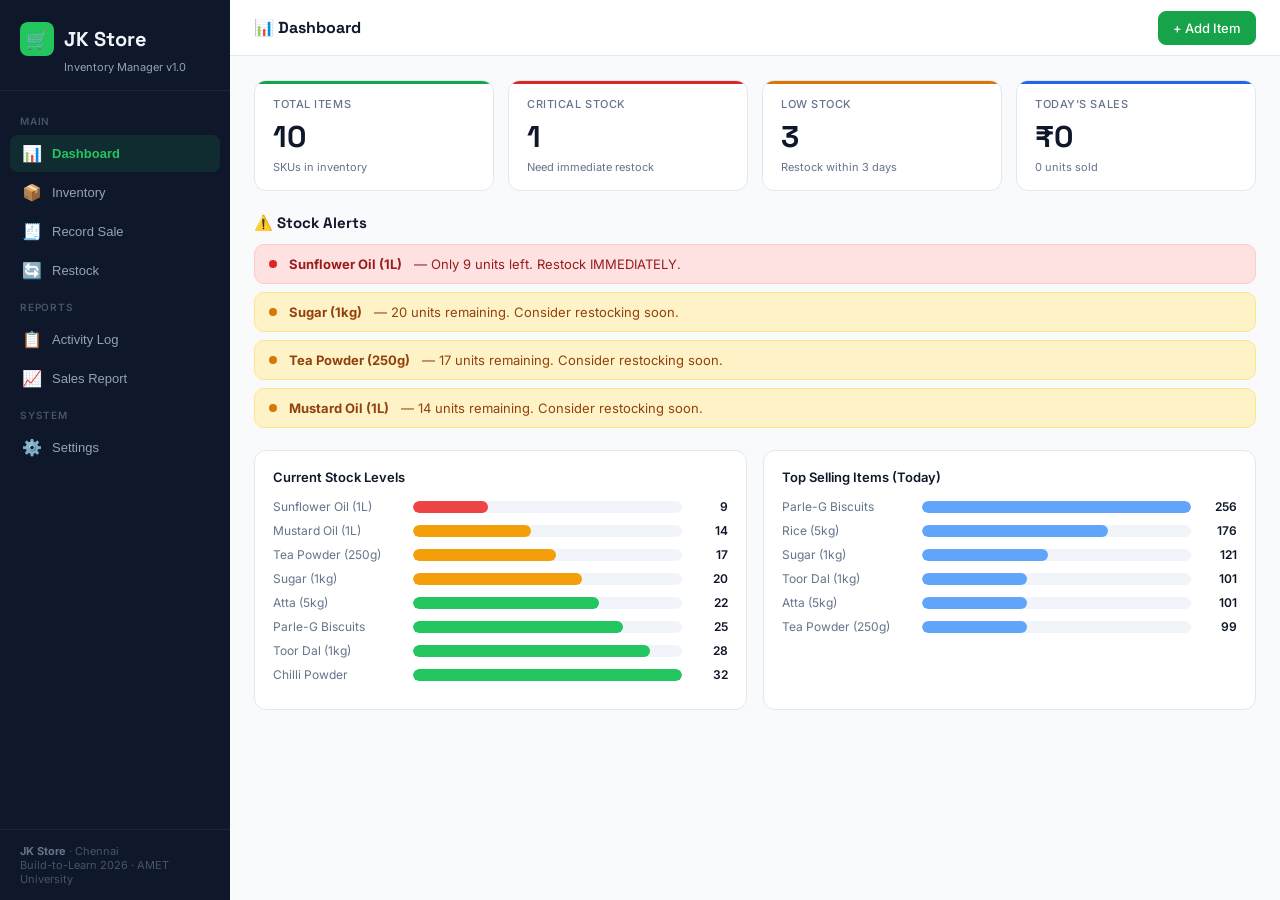
<file: index.html>
<!DOCTYPE html>
<html lang="en">
<head>
<meta charset="UTF-8">
<meta name="viewport" content="width=device-width, initial-scale=1.0">
<title>JK Store — Inventory Manager</title>
<link href="https://fonts.googleapis.com/css2?family=Inter:wght@400;500;600;700&family=Space+Grotesk:wght@500;700&display=swap" rel="stylesheet">
<link rel="stylesheet" href="style.css">
</head>
<body>

<!-- ═══ SIDEBAR ═══ -->
<nav id="sidebar">
  <div class="sb-header">
    <div class="sb-logo">
      <div class="sb-logo-icon">🛒</div>
      JK Store
    </div>
    <div class="sb-tagline">Inventory Manager v1.0</div>
  </div>
  <div class="sb-nav">
    <div class="sb-label">Main</div>
    <button class="sb-item active" onclick="navigate('dashboard', this)">
      <span class="icon">📊</span> Dashboard
    </button>
    <button class="sb-item" onclick="navigate('inventory', this)">
      <span class="icon">📦</span> Inventory
    </button>
    <button class="sb-item" onclick="navigate('add-sale', this)">
      <span class="icon">🧾</span> Record Sale
    </button>
    <button class="sb-item" onclick="navigate('restock', this)">
      <span class="icon">🔄</span> Restock
    </button>
    <div class="sb-label">Reports</div>
    <button class="sb-item" onclick="navigate('log', this)">
      <span class="icon">📋</span> Activity Log
    </button>
    <button class="sb-item" onclick="navigate('reports', this)">
      <span class="icon">📈</span> Sales Report
    </button>
    <div class="sb-label">System</div>
    <button class="sb-item" onclick="navigate('settings', this)">
      <span class="icon">⚙️</span> Settings
    </button>
  </div>
  <div class="sb-footer">
    <strong>JK Store</strong> · Chennai<br>
    Build-to-Learn 2026 · AMET University
  </div>
</nav>

<!-- ═══ MAIN ═══ -->
<div id="main">
  <div class="topbar">
    <div class="topbar-title" id="topbar-title">📊 Dashboard</div>
    <div class="topbar-right">
      <button class="btn btn-primary" onclick="openAddItem()">+ Add Item</button>
    </div>
  </div>
  <div id="content">

    <!-- ─── DASHBOARD ─── -->
    <div class="page active" id="page-dashboard">
      <div class="kpi-grid">
        <div class="kpi green">
          <div class="kpi-label">Total Items</div>
          <div class="kpi-val" id="kpi-total">0</div>
          <div class="kpi-sub">SKUs in inventory</div>
        </div>
        <div class="kpi red">
          <div class="kpi-label">Critical Stock</div>
          <div class="kpi-val" id="kpi-critical">0</div>
          <div class="kpi-sub">Need immediate restock</div>
        </div>
        <div class="kpi amber">
          <div class="kpi-label">Low Stock</div>
          <div class="kpi-val" id="kpi-low">0</div>
          <div class="kpi-sub">Restock within 3 days</div>
        </div>
        <div class="kpi blue">
          <div class="kpi-label">Today's Sales</div>
          <div class="kpi-val" id="kpi-sales">₹0</div>
          <div class="kpi-sub" id="kpi-sales-units">0 units sold</div>
        </div>
      </div>

      <div class="section-head">
        <div class="section-title">⚠️ Stock Alerts</div>
      </div>
      <div class="alert-list" id="alert-list"></div>

      <div class="two-col-grid">
        <div class="chart-card">
          <div class="chart-title">Current Stock Levels</div>
          <div id="stock-bars"></div>
        </div>
        <div class="chart-card">
          <div class="chart-title">Top Selling Items (Today)</div>
          <div id="top-sellers"></div>
        </div>
      </div>
    </div>

    <!-- ─── INVENTORY ─── -->
    <div class="page" id="page-inventory">
      <div class="section-head" style="margin-bottom:14px">
        <div style="display:flex;gap:8px;flex-wrap:wrap" id="cat-filters">
          <span class="cat-pill active" onclick="filterCat('All',this)">All</span>
          <span class="cat-pill" onclick="filterCat('Grains',this)">Grains</span>
          <span class="cat-pill" onclick="filterCat('Oils',this)">Oils</span>
          <span class="cat-pill" onclick="filterCat('Spices',this)">Spices</span>
          <span class="cat-pill" onclick="filterCat('Snacks',this)">Snacks</span>
          <span class="cat-pill" onclick="filterCat('Dairy',this)">Dairy</span>
          <span class="cat-pill" onclick="filterCat('Other',this)">Other</span>
        </div>
        <div class="search-wrap">
          <span class="search-icon">🔍</span>
          <input class="search-input" type="text" placeholder="Search items…" oninput="searchInventory(this.value)">
        </div>
      </div>
      <div class="table-wrap">
        <table>
          <thead>
            <tr>
              <th>Item Name</th>
              <th>Category</th>
              <th>Price (₹)</th>
              <th>Stock</th>
              <th>Status</th>
              <th>Actions</th>
            </tr>
          </thead>
          <tbody id="inv-table-body"></tbody>
        </table>
      </div>
    </div>

    <!-- ─── RECORD SALE ─── -->
    <div class="page" id="page-add-sale">
      <div style="max-width:520px">
        <div class="chart-card">
          <div class="chart-title">Record a Sale</div>
          <div class="form-group">
            <label class="form-label">Select Item</label>
            <select class="form-input" id="sale-item" onchange="updateSaleInfo()">
              <option value="">— Choose an item —</option>
            </select>
          </div>
          <div id="sale-info" style="display:none;background:#F0FDF4;border:1px solid #BBF7D0;border-radius:8px;padding:10px 14px;font-size:13px;color:#166534;margin-bottom:14px">
            In stock: <strong id="sale-stock-val">0</strong> units &nbsp;·&nbsp; Price: ₹<strong id="sale-price-val">0</strong>
          </div>
          <div class="form-row">
            <div class="form-group">
              <label class="form-label">Quantity Sold</label>
              <input class="form-input" type="number" id="sale-qty" min="1" value="1" oninput="calcSaleTotal()">
            </div>
            <div class="form-group">
              <label class="form-label">Total (₹)</label>
              <input class="form-input" type="text" id="sale-total" readonly style="background:#F8FAFC;font-weight:600">
            </div>
          </div>
          <div class="form-group">
            <label class="form-label">Date</label>
            <input class="form-input" type="date" id="sale-date">
          </div>
          <div class="form-group">
            <label class="form-label">Customer / Note (optional)</label>
            <input class="form-input" type="text" id="sale-note" placeholder="Walk-in, wholesale, etc.">
          </div>
          <button class="btn btn-primary" style="width:100%;padding:11px" onclick="recordSale()">✅ Record Sale</button>
        </div>
      </div>
    </div>

    <!-- ─── RESTOCK ─── -->
    <div class="page" id="page-restock">
      <div style="margin-bottom:16px;font-size:13px;color:var(--muted)">
        Items below need restocking. Enter the quantity you're adding and click Restock.
      </div>
      <div class="table-wrap">
        <table>
          <thead>
            <tr>
              <th>Item</th>
              <th>Current Stock</th>
              <th>Status</th>
              <th>Add Quantity</th>
              <th>Action</th>
            </tr>
          </thead>
          <tbody id="restock-table"></tbody>
        </table>
      </div>
    </div>

    <!-- ─── LOG ─── -->
    <div class="page" id="page-log">
      <div class="chart-card" style="max-width:640px">
        <div class="chart-title">Activity Log</div>
        <div id="log-list"></div>
      </div>
    </div>

    <!-- ─── REPORTS ─── -->
    <div class="page" id="page-reports">
      <div class="kpi-grid" style="grid-template-columns:repeat(3,1fr)">
        <div class="kpi green">
          <div class="kpi-label">Total Revenue</div>
          <div class="kpi-val" id="rep-revenue">₹0</div>
          <div class="kpi-sub">All time</div>
        </div>
        <div class="kpi blue">
          <div class="kpi-label">Total Units Sold</div>
          <div class="kpi-val" id="rep-units">0</div>
          <div class="kpi-sub">All time</div>
        </div>
        <div class="kpi amber">
          <div class="kpi-label">Total Transactions</div>
          <div class="kpi-val" id="rep-txns">0</div>
          <div class="kpi-sub">Recorded sales</div>
        </div>
      </div>
      <div class="chart-card">
        <div class="chart-title">Sales by Item (All Time)</div>
        <div id="report-bars"></div>
      </div>
    </div>

    <!-- ─── SETTINGS ─── -->
    <div class="page" id="page-settings">
      <div class="chart-card" style="max-width:520px">
        <div class="chart-title">Store Settings</div>
        <div class="setting-row">
          <div>
            <div class="setting-label">Store Name</div>
            <div class="setting-desc">Shown on all pages and reports</div>
          </div>
          <input class="form-input" type="text" value="JK Store" style="width:160px">
        </div>
        <div class="setting-row">
          <div>
            <div class="setting-label">Low Stock Threshold</div>
            <div class="setting-desc">Alert when stock falls below this</div>
          </div>
          <input class="form-input" type="number" value="20" style="width:80px">
        </div>
        <div class="setting-row">
          <div>
            <div class="setting-label">Critical Stock Threshold</div>
            <div class="setting-desc">Red alert below this level</div>
          </div>
          <input class="form-input" type="number" value="10" style="width:80px">
        </div>
        <div class="setting-row">
          <div>
            <div class="setting-label">Low Stock Alerts</div>
            <div class="setting-desc">Show alerts on dashboard</div>
          </div>
          <button class="toggle on" onclick="this.classList.toggle('on')"></button>
        </div>
        <div class="setting-row">
          <div>
            <div class="setting-label">Auto-log Restocks</div>
            <div class="setting-desc">Add restock events to activity log</div>
          </div>
          <button class="toggle on" onclick="this.classList.toggle('on')"></button>
        </div>
        <div style="margin-top:18px;display:flex;gap:10px">
          <button class="btn btn-primary" onclick="showToast('✅ Settings saved!')">Save Settings</button>
          <button class="btn btn-danger" onclick="if(confirm('Reset ALL data? This cannot be undone.')) { localStorage.removeItem('jkstore'); location.reload(); }">Reset Data</button>
        </div>
      </div>
    </div>

  </div><!-- /content -->
</div><!-- /main -->

<!-- ═══ ADD ITEM MODAL ═══ -->
<div class="modal-backdrop" id="modal-add">
  <div class="modal">
    <div class="modal-title">Add New Item</div>
    <div class="form-group">
      <label class="form-label">Item Name</label>
      <input class="form-input" type="text" id="new-name" placeholder="e.g. Toor Dal (1kg)">
    </div>
    <div class="form-row">
      <div class="form-group">
        <label class="form-label">Category</label>
        <select class="form-input" id="new-cat">
          <option>Grains</option><option>Oils</option><option>Spices</option>
          <option>Snacks</option><option>Dairy</option><option>Other</option>
        </select>
      </div>
      <div class="form-group">
        <label class="form-label">Price per unit (₹)</label>
        <input class="form-input" type="number" id="new-price" min="0" placeholder="0">
      </div>
    </div>
    <div class="form-row">
      <div class="form-group">
        <label class="form-label">Opening Stock</label>
        <input class="form-input" type="number" id="new-stock" min="0" placeholder="0">
      </div>
      <div class="form-group">
        <label class="form-label">Unit</label>
        <select class="form-input" id="new-unit">
          <option>kg</option><option>g</option><option>L</option><option>ml</option>
          <option>pcs</option><option>packet</option><option>bottle</option>
        </select>
      </div>
    </div>
    <div class="modal-footer">
      <button class="btn" onclick="closeModal()">Cancel</button>
      <button class="btn btn-primary" onclick="addItem()">Add Item</button>
    </div>
  </div>
</div>

<!-- ═══ EDIT ITEM MODAL ═══ -->
<div class="modal-backdrop" id="modal-edit">
  <div class="modal">
    <div class="modal-title">Edit Item</div>
    <input type="hidden" id="edit-id">
    <div class="form-group">
      <label class="form-label">Item Name</label>
      <input class="form-input" type="text" id="edit-name">
    </div>
    <div class="form-row">
      <div class="form-group">
        <label class="form-label">Category</label>
        <select class="form-input" id="edit-cat">
          <option>Grains</option><option>Oils</option><option>Spices</option>
          <option>Snacks</option><option>Dairy</option><option>Other</option>
        </select>
      </div>
      <div class="form-group">
        <label class="form-label">Price (₹)</label>
        <input class="form-input" type="number" id="edit-price" min="0">
      </div>
    </div>
    <div class="form-row">
      <div class="form-group">
        <label class="form-label">Current Stock</label>
        <input class="form-input" type="number" id="edit-stock" min="0">
      </div>
      <div class="form-group">
        <label class="form-label">Unit</label>
        <select class="form-input" id="edit-unit">
          <option>kg</option><option>g</option><option>L</option><option>ml</option>
          <option>pcs</option><option>packet</option><option>bottle</option>
        </select>
      </div>
    </div>
    <div class="modal-footer">
      <button class="btn btn-danger" onclick="deleteItem()">Delete</button>
      <button class="btn" onclick="closeModal('modal-edit')">Cancel</button>
      <button class="btn btn-primary" onclick="saveEdit()">Save Changes</button>
    </div>
  </div>
</div>

<!-- ═══ TOAST ═══ -->
<div id="toast"></div>
<script src="script.js"></script>
</body>
</html>
</file>
<file: style.css>
:root {
    --green:   #16A34A;
    --green-lt:#DCFCE7;
    --green-dk:#14532D;
    --amber:   #D97706;
    --amber-lt:#FEF3C7;
    --red:     #DC2626;
    --red-lt:  #FEE2E2;
    --blue:    #2563EB;
    --blue-lt: #DBEAFE;
    --bg:      #F8FAFC;
    --surface: #FFFFFF;
    --border:  #E2E8F0;
    --text:    #0F172A;
    --muted:   #64748B;
    --sidebar-bg: #0F172A;
    --sidebar-text: #94A3B8;
    --sidebar-active: #22C55E;
  }
  *, *::before, *::after { box-sizing: border-box; margin: 0; padding: 0; }
  body { font-family: 'Inter', sans-serif; background: var(--bg); color: var(--text); display: flex; height: 100vh; overflow: hidden; }

  /* ── Sidebar ── */
  #sidebar {
    width: 230px; min-width: 230px; background: var(--sidebar-bg);
    display: flex; flex-direction: column; padding: 0; overflow: hidden;
  }
  .sb-header {
    padding: 22px 20px 16px;
    border-bottom: 1px solid rgba(255,255,255,.06);
  }
  .sb-logo {
    font-family: 'Space Grotesk', sans-serif;
    font-size: 20px; font-weight: 700; color: #F1F5F9;
    display: flex; align-items: center; gap: 10px;
  }
  .sb-logo-icon {
    width: 34px; height: 34px; background: var(--sidebar-active);
    border-radius: 8px; display: flex; align-items: center; justify-content: center;
    font-size: 18px;
  }
  .sb-tagline { font-size: 11px; color: var(--sidebar-text); margin-top: 4px; margin-left: 44px; }
  .sb-nav { flex: 1; padding: 14px 10px; display: flex; flex-direction: column; gap: 2px; }
  .sb-label { font-size: 10px; font-weight: 600; color: #475569; letter-spacing: .08em; text-transform: uppercase; padding: 10px 10px 6px; }
  .sb-item {
    display: flex; align-items: center; gap: 10px; padding: 9px 12px;
    border-radius: 8px; font-size: 13px; color: var(--sidebar-text);
    cursor: pointer; transition: all .15s; border: none; background: none; width: 100%; text-align: left;
  }
  .sb-item:hover { background: rgba(255,255,255,.06); color: #E2E8F0; }
  .sb-item.active { background: rgba(34,197,94,.12); color: var(--sidebar-active); font-weight: 600; }
  .sb-item .icon { font-size: 16px; width: 20px; text-align: center; }
  .sb-footer { padding: 14px 20px; border-top: 1px solid rgba(255,255,255,.06); font-size: 11px; color: #475569; }
  .sb-footer strong { color: #64748B; }

  /* ── Main area ── */
  #main { flex: 1; display: flex; flex-direction: column; overflow: hidden; }
  .topbar {
    height: 56px; background: var(--surface); border-bottom: 1px solid var(--border);
    display: flex; align-items: center; justify-content: space-between; padding: 0 24px;
    flex-shrink: 0;
  }
  .topbar-title { font-family: 'Space Grotesk', sans-serif; font-size: 16px; font-weight: 700; color: var(--text); }
  .topbar-right { display: flex; align-items: center; gap: 10px; }
  .btn {
    padding: 8px 14px; border-radius: 8px; font-size: 13px; font-weight: 500;
    cursor: pointer; border: 1px solid var(--border); background: var(--surface);
    color: var(--text); transition: all .15s; font-family: 'Inter', sans-serif;
  }
  .btn:hover { background: var(--bg); }
  .btn-primary { background: var(--green); color: white; border-color: var(--green); }
  .btn-primary:hover { background: #15803D; border-color: #15803D; }
  .btn-danger { background: var(--red-lt); color: var(--red); border-color: #FECACA; }
  .btn-danger:hover { background: #FEE2E2; }

  #content { flex: 1; overflow-y: auto; padding: 24px; }

  /* ── Cards & KPIs ── */
  .kpi-grid { display: grid; grid-template-columns: repeat(4, 1fr); gap: 14px; margin-bottom: 22px; }
  .kpi {
    background: var(--surface); border: 1px solid var(--border); border-radius: 12px;
    padding: 16px 18px; position: relative; overflow: hidden;
  }
  .kpi::before { content: ''; position: absolute; top: 0; left: 0; right: 0; height: 3px; }
  .kpi.green::before { background: var(--green); }
  .kpi.red::before   { background: var(--red); }
  .kpi.amber::before { background: var(--amber); }
  .kpi.blue::before  { background: var(--blue); }
  .kpi-label { font-size: 11px; color: var(--muted); font-weight: 500; margin-bottom: 6px; text-transform: uppercase; letter-spacing: .05em; }
  .kpi-val   { font-size: 30px; font-weight: 700; font-family: 'Space Grotesk', sans-serif; color: var(--text); }
  .kpi-sub   { font-size: 11px; color: var(--muted); margin-top: 4px; }

  .section-head {
    display: flex; align-items: center; justify-content: space-between;
    margin-bottom: 12px;
  }
  .section-title { font-family: 'Space Grotesk', sans-serif; font-size: 15px; font-weight: 700; color: var(--text); }

  /* ── Alerts ── */
  .alert-list { display: flex; flex-direction: column; gap: 8px; margin-bottom: 22px; }
  .alert {
    display: flex; align-items: center; gap: 12px; padding: 11px 14px;
    border-radius: 10px; font-size: 13px; border: 1px solid;
  }
  .alert.red    { background: var(--red-lt);   color: #991B1B; border-color: #FECACA; }
  .alert.amber  { background: var(--amber-lt); color: #92400E; border-color: #FDE68A; }
  .alert.green  { background: var(--green-lt); color: #166534; border-color: #BBF7D0; }
  .alert-dot { width: 8px; height: 8px; border-radius: 50%; flex-shrink: 0; }
  .alert.red   .alert-dot { background: var(--red); }
  .alert.amber .alert-dot { background: var(--amber); }
  .alert.green .alert-dot { background: var(--green); }

  /* ── Table ── */
  .table-wrap { background: var(--surface); border: 1px solid var(--border); border-radius: 12px; overflow: hidden; margin-bottom: 22px; }
  table { width: 100%; border-collapse: collapse; font-size: 13px; }
  thead tr { background: #F8FAFC; }
  th { padding: 11px 14px; text-align: left; font-size: 11px; font-weight: 600; color: var(--muted); text-transform: uppercase; letter-spacing: .05em; border-bottom: 1px solid var(--border); }
  td { padding: 12px 14px; border-bottom: 1px solid #F1F5F9; color: var(--text); }
  tr:last-child td { border-bottom: none; }
  tr:hover td { background: #FAFAFA; }
  .badge {
    display: inline-flex; align-items: center; gap: 4px; padding: 3px 9px;
    border-radius: 99px; font-size: 11px; font-weight: 600;
  }
  .badge.red    { background: var(--red-lt);   color: #991B1B; }
  .badge.amber  { background: var(--amber-lt); color: #92400E; }
  .badge.green  { background: var(--green-lt); color: #166534; }
  .badge.blue   { background: var(--blue-lt);  color: #1E40AF; }

  /* ── Stock bar ── */
  .stock-bar-wrap { display: flex; align-items: center; gap: 8px; }
  .stock-bar-bg { width: 80px; height: 8px; background: #F1F5F9; border-radius: 4px; overflow: hidden; }
  .stock-bar-fill { height: 100%; border-radius: 4px; }

  /* ── Modal ── */
  .modal-backdrop {
    display: none; position: fixed; inset: 0; background: rgba(0,0,0,.45);
    z-index: 100; align-items: center; justify-content: center;
  }
  .modal-backdrop.show { display: flex; }
  .modal {
    background: var(--surface); border-radius: 16px; padding: 28px; width: 440px;
    max-width: 95vw; box-shadow: 0 20px 60px rgba(0,0,0,.2); max-height: 85vh; overflow-y: auto;
  }
  .modal-title { font-family: 'Space Grotesk', sans-serif; font-size: 17px; font-weight: 700; margin-bottom: 20px; }
  .form-group { margin-bottom: 14px; }
  .form-label { font-size: 12px; font-weight: 600; color: var(--muted); display: block; margin-bottom: 5px; text-transform: uppercase; letter-spacing: .04em; }
  .form-input {
    width: 100%; padding: 9px 12px; border: 1px solid var(--border); border-radius: 8px;
    font-size: 14px; font-family: 'Inter', sans-serif; color: var(--text);
    background: var(--surface); transition: border .15s;
  }
  .form-input:focus { outline: none; border-color: var(--green); box-shadow: 0 0 0 3px rgba(22,163,74,.1); }
  .form-row { display: grid; grid-template-columns: 1fr 1fr; gap: 12px; }
  .modal-footer { display: flex; gap: 10px; justify-content: flex-end; margin-top: 20px; }

  /* ── Toast ── */
  #toast {
    position: fixed; bottom: 24px; right: 24px; background: #0F172A;
    color: white; padding: 12px 18px; border-radius: 10px; font-size: 13px;
    transform: translateY(80px); opacity: 0; transition: all .3s; z-index: 200;
    display: flex; align-items: center; gap: 8px;
  }
  #toast.show { transform: translateY(0); opacity: 1; }

  /* ── Search bar ── */
  .search-wrap { position: relative; }
  .search-input {
    padding: 8px 12px 8px 34px; border: 1px solid var(--border); border-radius: 8px;
    font-size: 13px; width: 220px; font-family: 'Inter', sans-serif;
    background: var(--surface); color: var(--text);
  }
  .search-input:focus { outline: none; border-color: var(--green); }
  .search-icon { position: absolute; left: 10px; top: 50%; transform: translateY(-50%); color: var(--muted); font-size: 14px; pointer-events: none; }

  /* ── Log page ── */
  .log-entry { display: flex; align-items: flex-start; gap: 14px; padding: 14px 0; border-bottom: 1px solid #F1F5F9; }
  .log-dot-wrap { display: flex; flex-direction: column; align-items: center; }
  .log-dot { width: 10px; height: 10px; border-radius: 50%; margin-top: 3px; flex-shrink: 0; }
  .log-dot.add    { background: var(--green); }
  .log-dot.remove { background: var(--red); }
  .log-dot.alert  { background: var(--amber); }
  .log-text { font-size: 13px; color: var(--text); line-height: 1.5; }
  .log-time { font-size: 11px; color: var(--muted); margin-top: 2px; }

  /* ── Settings ── */
  .setting-row {
    display: flex; align-items: center; justify-content: space-between;
    padding: 16px 0; border-bottom: 1px solid #F1F5F9;
  }
  .setting-label { font-size: 14px; font-weight: 500; color: var(--text); }
  .setting-desc  { font-size: 12px; color: var(--muted); margin-top: 2px; }
  .toggle { width: 40px; height: 22px; background: #CBD5E1; border-radius: 99px; position: relative; cursor: pointer; transition: background .2s; border: none; }
  .toggle.on { background: var(--green); }
  .toggle::after { content: ''; position: absolute; width: 16px; height: 16px; border-radius: 50%; background: white; top: 3px; left: 3px; transition: transform .2s; }
  .toggle.on::after { transform: translateX(18px); }

  /* ── Mini chart ── */
  .mini-chart { display: flex; align-items: flex-end; gap: 3px; height: 32px; }
  .mini-bar { width: 8px; border-radius: 2px 2px 0 0; background: #4ADE80; }

  /* ── Category pill ── */
  .cat-pill { padding: 4px 10px; border-radius: 99px; font-size: 11px; font-weight: 500; background: var(--bg); border: 1px solid var(--border); color: var(--muted); cursor: pointer; transition: all .15s; }
  .cat-pill.active { background: var(--green); color: white; border-color: var(--green); }

  /* ── Empty state ── */
  .empty { text-align: center; padding: 48px 24px; color: var(--muted); }
  .empty-icon { font-size: 40px; margin-bottom: 12px; }
  .empty-title { font-size: 15px; font-weight: 600; color: var(--text); margin-bottom: 6px; }

  /* ── Page hidden ── */
  .page { display: none; }
  .page.active { display: block; }

  /* ── Dashboard chart placeholder ── */
  .chart-card { background: var(--surface); border: 1px solid var(--border); border-radius: 12px; padding: 18px; margin-bottom: 22px; }
  .chart-title { font-size: 13px; font-weight: 600; color: var(--text); margin-bottom: 14px; }
  .bar-row { display: flex; align-items: center; gap: 10px; margin-bottom: 9px; font-size: 12px; }
  .bar-name { width: 130px; color: var(--muted); white-space: nowrap; overflow: hidden; text-overflow: ellipsis; }
  .bar-track { flex: 1; height: 12px; background: #F1F5F9; border-radius: 6px; overflow: hidden; }
  .bar-fill2 { height: 100%; border-radius: 6px; }
  .bar-num { width: 36px; text-align: right; font-weight: 600; color: var(--text); }

  .two-col-grid { display: grid; grid-template-columns: 1fr 1fr; gap: 16px; }

  /* ── Responsive ── */
  @media (max-width: 768px) {
    #sidebar { display: none; }
    .kpi-grid { grid-template-columns: 1fr 1fr; }
  }
</file>
